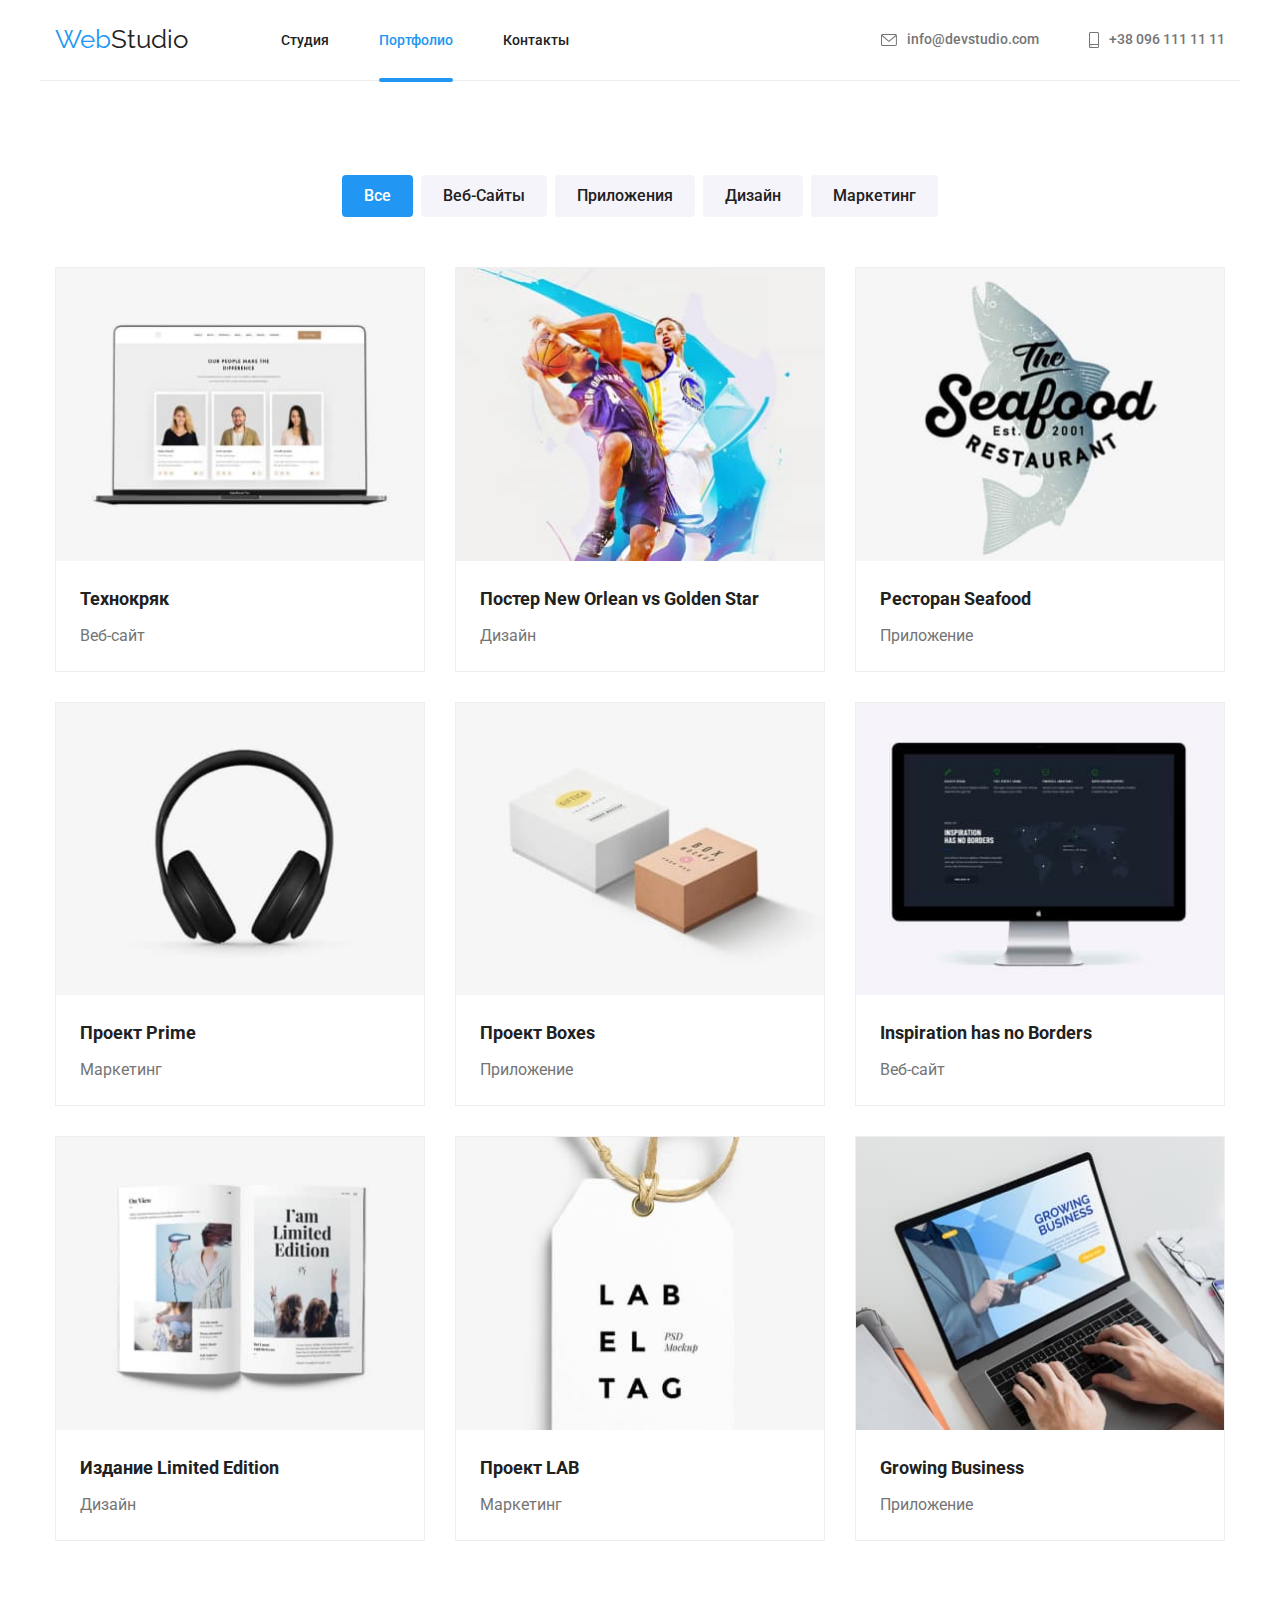
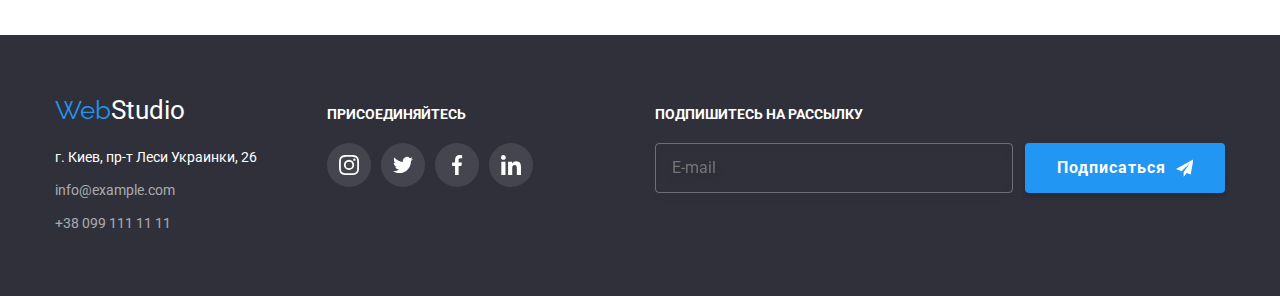
<file: portfolio.html>
<!DOCTYPE html>
<html lang="en">
  <head>
    <meta charset="UTF-8" />
    <meta http-equiv="X-UA-Compatible" content="IE=edge" />
    <meta name="viewport" content="width=device-width, initial-scale=1.0" />
    <title>Портфолио</title>
    <link rel="preconnect" href="https://fonts.googleapis.com" />
    <link rel="preconnect" href="https://fonts.gstatic.com" crossorigin />
    <link
      href="https://fonts.googleapis.com/css2?family=Raleway:wght@700&family=Roboto:wght@400;500;700;900&display=swap"
      rel="stylesheet"
    />
    <link
      rel="stylesheet"
      href="https://cdnjs.cloudflare.com/ajax/libs/modern-normalize/1.1.0/modern-normalize.min.css"
    />
    <link rel="stylesheet" href="./css/main.min.css" />
  </head>
  <body class="page">
    <header class="page-header container">
      <nav class="nav__container">
        <a href="./index.html" class="nav__logo">
          <span class="nav__logoweb">Web</span><span class="nav__logostudio">Studio</span></a
        >
        <ul class="site-nav list">
          <li class="site-nav__item"><a href="./index.html" class="site-nav__link">Студия</a></li>
          <li class="site-nav__item">
            <a href="" class="site-nav__link site-nav__link--current">Портфолио</a>
          </li>
          <li class="site-nav__item"><a href="" class="site-nav__link">Контакты</a></li>
        </ul>
      </nav>
      <div class="auth__container">
        <ul class="auth-nav list">
          <li class="auth-nav__item">
            <a href="mailto:info@devstudio.com" class="auth-nav__link">
              <svg class="auth-nav__envelope">
                <use href="./images/sprite.svg#icon-envelopehover"></use></svg>info@devstudio.com</a
            >
          </li>
          <li class="auth-nav__item">
            <a href="tel:+380961111111" class="auth-nav__link">
              <svg class="auth-nav__smartphone">
                <use href="./images/sprite.svg#icon-smartphone"></use></svg>+38 096 111 11 11</a
            >
          </li>
        </ul>
      </div>
    </header>
    <main>
      <section class="portfolio">
        <div class="container">
          <h1 class="visually-hidden">Portfolio</h1>
          <ul class="filter">
            <li class="filter__item">
              <button type="button" class="filter__buttons filter__buttons--active">Все</button>
            </li>
            <li class="filter__item">
              <button type="button" class="filter__buttons">Веб-Сайты</button>
            </li>
            <li class="filter__item">
              <button type="button" class="filter__buttons">Приложения</button>
            </li>
            <li class="filter__item">
              <button type="button" class="filter__buttons">Дизайн</button>
            </li>
            <li class="filter__item">
              <button type="button" class="filter__buttons">Маркетинг</button>
            </li>
          </ul>
          <ul class="card-set__list">
            <li class="card-set__item">
              <a href="" class="card-set__link">
                <div class="card-set__image">
                  <img
                    src="./images/img21.jpg"
                    alt="Ноутбук на котором открыт сайт"
                    width="370"
                    height="294"
                  />
                  <p class="card-set__text">
                    Технокряк это современная площадка распространения коронавируса. Компании
                    используют эту платформу для цифрового шпионажа и атак на защищённые сервера
                    конкурентов.
                  </p>
                </div>
                <div class="card-set__info">
                  <div class="info__meta">
                    <h3 class="info__name">Технокряк</h3>
                  </div>
                  <div class="info__type">
                    <p class="info__text">Веб-сайт</p>
                  </div>
                </div>
              </a>
            </li>
            <li class="card-set__item">
              <a href="" class="card-set__link">
                <div class="card-set__image">
                  <img src="./images/img22.jpg" alt="Баскетболисты" width="370" height="294" />
                  <p class="card-set__text">
                    Технокряк это современная площадка распространения коронавируса. Компании
                    используют эту платформу для цифрового шпионажа и атак на защищённые сервера
                    конкурентов.
                  </p>
                </div>
                <div class="card-set__info">
                  <div class="info__meta">
                    <h3 class="info__name">Постер New Orlean vs Golden Star</h3>
                  </div>
                  <div class="info__type">
                    <p class="info__text">Дизайн</p>
                  </div>
                </div>
              </a>
            </li>
            <li class="card-set__item">
              <a href="" class="card-set__link">
                <div class="card-set__image">
                  <img src="./images/img23.jpg" alt="Эмблема ресторана" width="370" height="294" />
                  <p class="card-set__text">
                    Технокряк это современная площадка распространения коронавируса. Компании
                    используют эту платформу для цифрового шпионажа и атак на защищённые сервера
                    конкурентов.
                  </p>
                </div>
                <div class="card-set__info">
                  <div class="info__meta">
                    <h3 class="info__name">Ресторан Seafood</h3>
                  </div>
                  <div class="info__type">
                    <p class="info__text">Приложение</p>
                  </div>
                </div>
              </a>
            </li>
            <li class="card-set__item">
              <a href="" class="card-set__link">
                <div class="card-set__image">
                  <img src="./images/img24.jpg" alt="Наушники" width="370" height="294" />
                  <p class="card-set__text">
                    Технокряк это современная площадка распространения коронавируса. Компании
                    используют эту платформу для цифрового шпионажа и атак на защищённые сервера
                    конкурентов.
                  </p>
                </div>
                <div class="card-set__info">
                  <div class="info__meta">
                    <h3 class="info__name">Проект Prime</h3>
                  </div>
                  <div class="info__type">
                    <p class="info__text">Маркетинг</p>
                  </div>
                </div>
              </a>
            </li>
            <li class="card-set__item">
              <a href="" class="card-set__link">
                <div class="card-set__image">
                  <img src="./images/img25.jpg" alt="Коробки" width="370" height="294" />
                  <p class="card-set__text">
                    Технокряк это современная площадка распространения коронавируса. Компании
                    используют эту платформу для цифрового шпионажа и атак на защищённые сервера
                    конкурентов.
                  </p>
                </div>
                <div class="card-set__info">
                  <div class="info__meta">
                    <h3 class="info__name">Проект Boxes</h3>
                  </div>
                  <div class="info__type">
                    <p class="info__text">Приложение</p>
                  </div>
                </div>
              </a>
            </li>
            <li class="card-set__item">
              <a href="" class="card-set__link">
                <div class="card-set__image">
                  <img src="./images/img26.jpg" alt="Монитор" width="370" height="294" />
                  <p class="card-set__text">
                    Технокряк это современная площадка распространения коронавируса. Компании
                    используют эту платформу для цифрового шпионажа и атак на защищённые сервера
                    конкурентов.
                  </p>
                </div>
                <div class="card-set__info">
                  <div class="info__meta">
                    <h3 class="info__name">Inspiration has no Borders</h3>
                  </div>
                  <div class="info__type">
                    <p class="info__text">Веб-сайт</p>
                  </div>
                </div>
              </a>
            </li>
            <li class="card-set__item">
              <a href="" class="card-set__link">
                <div class="card-set__image">
                  <img src="./images/img27.jpg" alt="Разворот журнала" width="370" height="294" />
                  <p class="card-set__text">
                    Технокряк это современная площадка распространения коронавируса. Компании
                    используют эту платформу для цифрового шпионажа и атак на защищённые сервера
                    конкурентов.
                  </p>
                </div>
                <div class="card-set__info">
                  <div class="info__meta">
                    <h3 class="info__name">Издание Limited Edition</h3>
                  </div>
                  <div class="info__type">
                    <p class="info__text">Дизайн</p>
                  </div>
                </div>
              </a>
            </li>
            <li class="card-set__item">
              <a href="" class="card-set__link">
                <div class="card-set__image">
                  <img src="./images/img28.jpg" alt="Бирка" width="370" height="294" />
                  <p class="card-set__text">
                    Технокряк это современная площадка распространения коронавируса. Компании
                    используют эту платформу для цифрового шпионажа и атак на защищённые сервера
                    конкурентов.
                  </p>
                </div>
                <div class="card-set__info">
                  <div class="info__meta">
                    <h3 class="info__name">Проект LAB</h3>
                  </div>
                  <div class="info__type">
                    <p class="info__text">Маркетинг</p>
                  </div>
                </div>
              </a>
            </li>
            <li class="card-set__item">
              <a href="" class="card-set__link">
                <div class="card-set__image">
                  <img src="./images/img29.jpg" alt="Бирка" width="370" height="294" />
                  <p class="card-set__text">
                    Технокряк это современная площадка распространения коронавируса. Компании
                    используют эту платформу для цифрового шпионажа и атак на защищённые сервера
                    конкурентов.
                  </p>
                </div>
                <div class="card-set__info">
                  <div class="info__meta">
                    <h3 class="info__name">Growing Business</h3>
                  </div>
                  <div class="info__type">
                    <p class="info__text">Приложение</p>
                  </div>
                </div>
              </a>
            </li>
          </ul>
        </div>
      </section>
    </main>
    <footer class="page-footer">
      <div class="page-footer__meta container">
        <div>
          <a href="/" class="page-footer__logo"
            ><span class="page-footer__logoweb">Web</span
            ><span class="page-footer__logostudio">Studio</span></a
          >
          <address class="page-footer__address">
            <ul class="address__list">
              <li class="address__element">
                <a href="#" class="address__map">г. Киев, пр-т Леси Украинки, 26</a>
              </li>
              <li class="address__element">
                <a href="mailto:info@example.com" class="address__email">info@example.com</a>
              </li>
              <li class="address__element">
                <a href="tel:+380991111111" class="address__tel">+38 099 111 11 11</a>
              </li>
            </ul>
          </address>
        </div>
        <div class="page-footer__socials">
          <h3 class="page-footer__title">ПРИСОЕДИНЯЙТЕСЬ</h3>
          <ul class="socials__list">
            <li class="socials__item socials__item--footer">
              <a href="#" class="socials__link socials__link--footer">
                <svg class="socials__icon">
                  <use href="./images/sprite.svg#icon-instagram"></use>
                </svg>
              </a>
            </li>
            <li class="socials__item socials__item--footer">
              <a href="#" class="socials__link socials__link--footer">
                <svg class="socials__icon">
                  <use href="./images/sprite.svg#icon-twitter"></use>
                </svg>
              </a>
            </li>
            <li class="socials__item socials__item--footer">
              <a href="#" class="socials__link socials__link--footer">
                <svg class="socials__icon">
                  <use href="./images/sprite.svg#icon-facebook"></use>
                </svg>
              </a>
            </li>
            <li class="socials__item socials__item--footer">
              <a href="#" class="socials__link socials__link--footer">
                <svg class="socials__icon">
                  <use href="./images/sprite.svg#icon-linkedin"></use>
                </svg>
              </a>
            </li>
          </ul>
        </div>
        <div class="page-footer__subscribe">
          <h3 class="page-footer__title">Подпишитесь на рассылку</h3>
          <div class="subscribe__meta">
            <form class="subscribe__form">
              <input
                type="text"
                name="email"
                id="email"
                class="subscribe__input"
                placeholder="E-mail"
              />
            </form>
            <button type="submit" class="subscribe__button">
              Подписаться
              <svg class="subscribe__icon">
                <use href="./images/sprite.svg#icon-send"></use>
              </svg>
            </button>
          </div>
        </div>
      </div>
    </footer>
  </body>
</html>
</file>
<file: css/main.min.css>
/*! modern-normalize v1.1.0 | MIT License | https://github.com/sindresorhus/modern-normalize */*,::before,::after{-webkit-box-sizing:border-box;box-sizing:border-box}html{line-height:1.15;-webkit-text-size-adjust:100%;-moz-tab-size:4;-o-tab-size:4;tab-size:4}body{margin:0;font-family:system-ui,-apple-system,"Segoe UI",Roboto,Helvetica,Arial,sans-serif,"Apple Color Emoji","Segoe UI Emoji"}hr{height:0;color:inherit}abbr[title]{-webkit-text-decoration:underline dotted;text-decoration:underline dotted}b,strong{font-weight:bolder}code,kbd,samp,pre{font-family:ui-monospace, SFMono-Regular, Consolas, 'Liberation Mono', Menlo, monospace;font-size:1em}small{font-size:80%}sub,sup{font-size:75%;line-height:0;position:relative;vertical-align:baseline}sub{bottom:-0.25em}sup{top:-0.5em}table{text-indent:0;border-color:inherit}button,input,optgroup,select,textarea{font-family:inherit;font-size:100%;line-height:1.15;margin:0}button,select{text-transform:none}button,[type='button'],[type='reset'],[type='submit']{-webkit-appearance:button}::-moz-focus-inner{border-style:none;padding:0}:-moz-focusring{outline:1px dotted ButtonText}:-moz-ui-invalid{box-shadow:none}legend{padding:0}progress{vertical-align:baseline}::-webkit-inner-spin-button,::-webkit-outer-spin-button{height:auto}[type='search']{-webkit-appearance:textfield;outline-offset:-2px}::-webkit-search-decoration{-webkit-appearance:none}::-webkit-file-upload-button{-webkit-appearance:button;font:inherit}summary{display:list-item}html{-webkit-box-sizing:border-box;box-sizing:border-box}img{display:block;max-width:100%;height:auto}body{color:#757575;background-color:#fff;font-family:"Roboto",sans-serif}.container{width:1200px;padding-right:15px;padding-left:15px;margin-right:auto;margin-left:auto;-webkit-box-sizing:border-box;box-sizing:border-box}.section{padding-top:94px;padding-bottom:94px}a{display:block}*,*::before,*::after{-webkit-box-sizing:inherit;box-sizing:inherit}.list{list-style:none;padding:0;margin:0}.overlay{max-width:1600px;height:600px;margin-right:auto;margin-left:auto;background-image:-webkit-gradient(linear, left top, right top, from(rgba(47,48,58,0.4)), to(rgba(47,48,58,0.4))),url(../images/hero.jpg);background-image:linear-gradient(to right, rgba(47,48,58,0.4), rgba(47,48,58,0.4)),url(../images/hero.jpg);background-position:center;background-size:cover;outline:1px solid black}.visually-hidden{position:absolute;clip:rect(0 0 0 0);width:1px;height:1px;margin:-1px;margin-top:0}.page-header{background-color:#fff;border-bottom:1px solid #ececec;display:-webkit-box;display:-ms-flexbox;display:flex;-webkit-box-align:center;-ms-flex-align:center;align-items:center;-webkit-box-pack:justify;-ms-flex-pack:justify;justify-content:space-between}.nav__container{display:-webkit-box;display:-ms-flexbox;display:flex;-webkit-box-align:center;-ms-flex-align:center;align-items:center}.nav__logo{display:block;padding:24px 0 25px 0;text-decoration:none}.nav__logoweb{color:#2196f3;font-family:"Raleway",sans-serif;font-size:26px;line-height:1.19;text-decoration:none}.nav__logostudio{color:#212121;font-family:"Raleway",sans-serif;font-size:26px;line-height:1.19;text-decoration:none}.site-nav{display:-webkit-box;display:-ms-flexbox;display:flex;margin-left:93px}.site-nav__item{position:relative;bottom:-1px}.site-nav__item:not(:last-child){margin-right:50px}.site-nav__link{display:block;padding:32px 0;font-weight:500;font-size:14px;line-height:1.14;text-decoration:none;-webkit-transition:color 250ms cubic-bezier(0.4, 0, 0.2, 1);transition:color 250ms cubic-bezier(0.4, 0, 0.2, 1);color:#212121}.site-nav__link:hover,.site-nav__link:focus{color:#2196f3}.site-nav__link--current{color:#2196f3}.site-nav__link--current::after{content:'';position:absolute;display:block;width:100%;height:4px;background-color:#2196f3;border-radius:2px;bottom:-1px}.auth__container{display:-webkit-box;display:-ms-flexbox;display:flex}.auth-nav{display:-webkit-box;display:-ms-flexbox;display:flex}.auth-nav__item{display:-webkit-box;display:-ms-flexbox;display:flex;-webkit-box-pack:center;-ms-flex-pack:center;justify-content:center;-webkit-box-align:center;-ms-flex-align:center;align-items:center;cursor:pointer}.auth-nav__item:not(:first-child){margin-left:50px}.auth-nav__link{display:block;padding:32px 0;font-weight:500;font-size:14px;line-height:1.14;text-decoration:none;-webkit-transition:color 250ms cubic-bezier(0.4, 0, 0.2, 1);transition:color 250ms cubic-bezier(0.4, 0, 0.2, 1);color:#757575}.auth-nav__link:hover,.auth-nav__link:focus{color:#2196f3}.auth-nav__envelope{width:16px;height:12px;fill:currentColor;vertical-align:middle}.auth-nav__smartphone{width:10px;height:16px;fill:currentColor;vertical-align:middle}.auth-nav__envelope,.auth-nav__smartphone{margin-right:10px}.page-hero{background-color:#2f303a;text-align:center;padding-bottom:200px;padding-top:200px}.page-hero__title{color:#fff;font-weight:900;font-size:44px;line-height:1.36;text-align:center;letter-spacing:0.06em;text-transform:uppercase;margin-top:0;margin-bottom:30px;padding:0}.page-hero__button{color:#fff;background-color:#2196f3;font-weight:bold;font-size:16px;line-height:1.88;display:inline-block;-webkit-box-align:center;-ms-flex-align:center;align-items:center;letter-spacing:0.06em;border-radius:4px;padding:10px 32px 30px;border:0;-webkit-box-shadow:0px 4px 4px rgba(0,0,0,0.15);box-shadow:0px 4px 4px rgba(0,0,0,0.15);cursor:pointer;height:50px}.modal__button-data{position:absolute;width:30px;height:30px;top:8px;right:8px;border-radius:50%;-webkit-box-align:center;-ms-flex-align:center;align-items:center;background-color:#fff;border:1px solid rgba(0,0,0,0.1);-webkit-box-sizing:border-box;box-sizing:border-box;cursor:pointer;-webkit-transition:fill 250ms cubic-bezier(0.4, 0, 0.2, 1),background 250ms cubic-bezier(0.4, 0, 0.2, 1);transition:fill 250ms cubic-bezier(0.4, 0, 0.2, 1),background 250ms cubic-bezier(0.4, 0, 0.2, 1)}.modal__button-data:hover,.modal__button-data:focus{fill:#ffffff;background:#2196f3}.modal__button-close{width:14px;height:14px;display:-webkit-box;display:-ms-flexbox;display:flex;-webkit-box-pack:center;-ms-flex-pack:center;justify-content:center;-webkit-box-align:center;-ms-flex-align:center;align-items:center}.page-hero__button-modal{margin-top:30px}.subscribe__button{color:#fff;background-color:#2196f3;font-weight:bold;font-size:16px;line-height:1.88;display:inline-block;-webkit-box-align:center;-ms-flex-align:center;align-items:center;letter-spacing:0.06em;border-radius:4px;padding:10px 32px;border:0;-webkit-box-shadow:0px 4px 4px rgba(0,0,0,0.15);box-shadow:0px 4px 4px rgba(0,0,0,0.15);cursor:pointer;height:50px;margin-right:auto}.backdrop{position:fixed;top:0;left:0;width:100%;height:100%;background-color:rgba(0,0,0,0.2);opacity:1;z-index:2;-webkit-transition:opacity 250ms cubic-bezier(0.4, 0, 0.2, 1);transition:opacity 250ms cubic-bezier(0.4, 0, 0.2, 1)}.backdrop.is-hidden{opacity:0;pointer-events:none;visibility:initial}.modal{position:absolute;top:50%;left:50%;-webkit-transform:translate(-50%, -50%);transform:translate(-50%, -50%);min-height:581px;min-width:528px;background:#fff;-webkit-box-shadow:0px 1px 3px rgba(0,0,0,0.12),0px 1px 1px rgba(0,0,0,0.14),0px 2px 1px rgba(0,0,0,0.2);box-shadow:0px 1px 3px rgba(0,0,0,0.12),0px 1px 1px rgba(0,0,0,0.14),0px 2px 1px rgba(0,0,0,0.2);border-radius:4px;padding:40px;text-align:center}.modal__field{display:-webkit-box;display:-ms-flexbox;display:flex;-webkit-box-align:center;-ms-flex-align:center;align-items:center;-webkit-box-pack:center;-ms-flex-pack:center;justify-content:center}.modal__checkbox{position:absolute;width:1px;height:1px;margin:-1px;border:0;padding:0;clip:rect(0 0 0 0);overflow:hidden}.modal__icon{display:inline-block;width:15px;height:15px;margin-right:5px;border:2px solid #2a2a2a;border-radius:4px;-webkit-transition:-webkit-transform 250ms linear;transition:-webkit-transform 250ms linear;transition:transform 250ms linear;transition:transform 250ms linear, -webkit-transform 250ms linear;cursor:pointer}.modal__checkbox:checked+.modal__icon{-webkit-transform:scale(1.2);transform:scale(1.2);border-color:transparent;background-color:#2196f3;background-image:url("../images/full-check.svg");background-size:contain;background-origin:border-box}.modal__label{font-size:14px;line-height:1.7;-webkit-transition:-webkit-transform 250ms linear;transition:-webkit-transform 250ms linear;transition:transform 250ms linear;transition:transform 250ms linear, -webkit-transform 250ms linear}.modal__link{color:#2196f3;font-size:14px;line-height:1.7;margin-left:3px}.form__title{font-weight:bold;font-size:20px;line-height:1.15;text-align:center;letter-spacing:0.03em;color:#212121;margin:0;padding:0;margin-bottom:12px}.inputs{position:relative;text-align:left;margin:0;padding:0}.inputs:not(:last-child){margin-bottom:10px}.inputs__name{font-size:12px;line-height:1.17;letter-spacing:0.01em;display:-webkit-box;display:-ms-flexbox;display:flex;-webkit-box-orient:vertical;-webkit-box-direction:normal;-ms-flex-direction:column;flex-direction:column;color:#757575}.inputs__form{margin-top:4px;-webkit-transition:fill 250ms cubic-bezier(0.4, 0, 0.2, 1),border 250ms cubic-bezier(0.4, 0, 0.2, 1);transition:fill 250ms cubic-bezier(0.4, 0, 0.2, 1),border 250ms cubic-bezier(0.4, 0, 0.2, 1)}.inputs__text{position:relative;height:40px;width:100%;border:1px solid rgba(33,33,33,0.2);-webkit-box-sizing:border-box;box-sizing:border-box;border-radius:4px;padding:12px 16px;padding-left:42px}.inputs__form:focus-within>.inputs__icon{fill:#2196f3}.inputs__form:focus-within>.inputs__text{border:1px solid #2196f3;outline:none}.inputs__icon{fill:#212121;position:absolute;width:18px;height:18px;left:15px;top:29px;-webkit-transition:fill 250ms cubic-bezier(0.4, 0, 0.2, 1);transition:fill 250ms cubic-bezier(0.4, 0, 0.2, 1)}.inputs__placeholder{padding:12px 16px;resize:none;font-size:12px;line-height:1.17;letter-spacing:0.01em;height:120px;width:448px;border-radius:4px;border:1px solid rgba(33,33,33,0.2)}.inputs__form:focus-within>.inputs__placeholder{border:1px solid #2196f3;outline:none}.inputs textarea::-webkit-input-placeholder{color:rgba(117,117,117,0.5)}.inputs textarea:-ms-input-placeholder{color:rgba(117,117,117,0.5)}.inputs textarea::-ms-input-placeholder{color:rgba(117,117,117,0.5)}.inputs textarea::placeholder{color:rgba(117,117,117,0.5)}.benefits{margin:0;padding:94px 0}.benefits__list{list-style:none;display:-webkit-box;display:-ms-flexbox;display:flex;-webkit-box-pack:center;-ms-flex-pack:center;justify-content:center;margin:0;padding:0}.benefits__item{width:270px}.benefits__item:not(:last-child){margin-right:30px}.benefits__meta{width:270px;height:120px;background-color:#f5f4fa;margin-bottom:30px;border-radius:4px;padding:0;border:none;display:-webkit-box;display:-ms-flexbox;display:flex;-webkit-box-pack:center;-ms-flex-pack:center;justify-content:center;-webkit-box-align:center;-ms-flex-align:center;align-items:center}.benefits__icon{width:70px;height:70px}.benefits__title{color:#212121;font-weight:bold;font-size:14px;line-height:1.14;text-transform:uppercase;display:block;margin:0;padding:0}.benefits__text{font-size:14px;line-height:1.71;letter-spacing:0.03em;margin:0;padding:0;margin-top:10px}.product__section{display:block}.product__title{color:#212121;font-weight:bold;font-size:36px;line-height:1.17;text-align:center;letter-spacing:0.03em;margin:0 0 50px 0;padding:0}.product__list{list-style:none;-webkit-box-pack:center;-ms-flex-pack:center;justify-content:center;margin:0;padding:0;display:-webkit-box;display:-ms-flexbox;display:flex}.product__item:not(:last-child){margin-right:30px}.product__image{position:relative;margin:0;padding:0;z-index:1}.product__meta{position:absolute;background-color:rgba(47,48,58,0.8);width:370px;height:70px;-webkit-box-align:center;-ms-flex-align:center;align-items:center;text-align:center;bottom:0;left:0;display:-webkit-box;display:-ms-flexbox;display:flex;-webkit-box-pack:center;-ms-flex-pack:center;justify-content:center}.product__name{color:#fff;font-weight:bold;font-size:14px;line-height:1.14;padding:0;margin:0}.team{background-color:#f5f4fa;padding-bottom:94px;padding-top:94px}.team__list{list-style:none;display:-webkit-box;display:-ms-flexbox;display:flex;-webkit-box-pack:center;-ms-flex-pack:center;justify-content:center;padding:0;margin:0;padding-top:0}.team__item{background-color:#fff;-webkit-box-shadow:0px 1px 3px rgba(0,0,0,0.12),0px 1px 1px rgba(0,0,0,0.14),0px 2px 1px rgba(0,0,0,0.2);box-shadow:0px 1px 3px rgba(0,0,0,0.12),0px 1px 1px rgba(0,0,0,0.14),0px 2px 1px rgba(0,0,0,0.2);border-radius:0px 0px 4px 4px}.team__item:not(:last-child){margin-right:30px}.team__name-title{color:#212121;font-weight:500;font-size:16px;line-height:1.19;margin:0 0 10px;padding:0}.team__name{display:block;text-align:center;padding-bottom:10px}.team__info{padding:30px 32px;text-align:center}.team__position{font-size:16px;line-height:1.19;letter-spacing:0.03em;color:#757575;background-color:#fff;text-align:center;margin:0;margin-bottom:10px}.team__profession{display:block;text-align:center}.socials__list{list-style:none;display:-webkit-box;display:-ms-flexbox;display:flex;-webkit-box-pack:center;-ms-flex-pack:center;justify-content:center;-webkit-box-align:center;-ms-flex-align:center;align-items:center;cursor:pointer;padding:0;margin-bottom:0;margin-top:0}.socials__icon{width:20px;height:20px}.socials__item:not(:last-child){margin-right:10px}.socials__link{width:44px;height:44px;display:-webkit-box;display:-ms-flexbox;display:flex;-webkit-box-pack:center;-ms-flex-pack:center;justify-content:center;-webkit-box-align:center;-ms-flex-align:center;align-items:center;cursor:pointer;fill:#afb1b8;border-radius:50%;-webkit-transition:fill 250ms cubic-bezier(0.4, 0, 0.2, 1),background 250ms cubic-bezier(0.4, 0, 0.2, 1);transition:fill 250ms cubic-bezier(0.4, 0, 0.2, 1),background 250ms cubic-bezier(0.4, 0, 0.2, 1)}.socials__link:hover,.socials__link:focus{fill:#fff;background:#2196f3}.clients__list{list-style:none;display:-webkit-box;display:-ms-flexbox;display:flex;-webkit-box-pack:center;-ms-flex-pack:center;justify-content:center;margin:0;padding:0}.clients__title{color:#212121;font-weight:bold;font-size:36px;line-height:1.17;text-align:center;letter-spacing:0.03em;margin:0;padding:0}.clients{padding-bottom:94px;padding-top:94px}.clients__title{margin-bottom:50px}.clients__link{fill:#afb1b8;width:170px;height:92px;border:1px solid #afb1b8;-webkit-box-sizing:border-box;box-sizing:border-box;border-radius:4px;padding:0;display:-webkit-box;display:-ms-flexbox;display:flex;-webkit-box-pack:center;-ms-flex-pack:center;justify-content:center;-webkit-box-align:center;-ms-flex-align:center;align-items:center;cursor:pointer;-webkit-transition:fill 250ms cubic-bezier(0.4, 0, 0.2, 1),border 250ms cubic-bezier(0.4, 0, 0.2, 1);transition:fill 250ms cubic-bezier(0.4, 0, 0.2, 1),border 250ms cubic-bezier(0.4, 0, 0.2, 1)}.clients__link:hover{fill:#2196f3;border:1px solid #2196f3}.clients__logo{width:106px;height:60px}.clients__item:not(:last-child){margin-right:30px}.page-footer__logoweb{color:#2196f3;font-family:"Raleway",sans-serif;font-size:26px;line-height:1.19;text-decoration:none}.page-footer{background-color:#2f303a;padding:60px 0;text-decoration:none}.page-footer__logo{display:block;margin:0 0 20px 0;padding:0;text-decoration:none}.page-footer__logostudio{color:#fff;font-size:26px;text-decoration:none}.page-footer__meta{display:-webkit-box;display:-ms-flexbox;display:flex;-webkit-box-align:baseline;-ms-flex-align:baseline;align-items:baseline}.page-footer__title{color:#fff;font-weight:bold;font-size:14px;line-height:1.14;text-transform:uppercase;display:block;margin:0;padding:0;margin-bottom:20px}.socials__link--footer{background-color:rgba(255,255,255,0.1);fill:#fff;-webkit-transition:fill 250ms cubic-bezier(0.4, 0, 0.2, 1),background 250ms cubic-bezier(0.4, 0, 0.2, 1);transition:fill 250ms cubic-bezier(0.4, 0, 0.2, 1),background 250ms cubic-bezier(0.4, 0, 0.2, 1)}.socials__link--footer:focus,.socials__link--footer:hover{fill:#fff;background:#2196f3}.socials__item--footer:not(:last-child){margin-right:10px}.page-footer__socials{list-style:none;cursor:pointer;padding:0;margin:0;margin-left:70px}.page-footer__subscribe{margin-left:auto}.subscribe__meta{display:-webkit-box;display:-ms-flexbox;display:flex}.subscribe__input{position:relative;width:358px;height:50px;border:1px solid rgba(255,255,255,0.3);-webkit-box-sizing:border-box;box-sizing:border-box;-webkit-filter:drop-shadow(0px 4px 4px rgba(0,0,0,0.15));filter:drop-shadow(0px 4px 4px rgba(0,0,0,0.15));border-radius:4px;background-color:var(--second-bg-color);margin-right:12px;padding:15px 16px;color:#fff}.subscribe__button{display:-webkit-box;display:-ms-flexbox;display:flex;width:200px}.subscribe__icon{width:24px;height:24px;margin-left:10px}.address__map{color:#fff;font-size:14px;line-height:1.71;text-decoration:none;font-style:normal;display:block}.address__email{font-size:14px;line-height:1.71;color:rgba(255,255,255,0.6);text-decoration:none;font-style:normal;display:block;-webkit-transition:color 250ms cubic-bezier(0.4, 0, 0.2, 1);transition:color 250ms cubic-bezier(0.4, 0, 0.2, 1)}.address__email:hover,.address__email:focus{color:#2196f3}.address__element:not(:last-child){margin-bottom:9px}.address__tel{font-size:14px;line-height:1.71;color:rgba(255,255,255,0.6);text-decoration:none;font-style:normal;display:block;margin:0;padding:0;-webkit-transition:color 250ms cubic-bezier(0.4, 0, 0.2, 1);transition:color 250ms cubic-bezier(0.4, 0, 0.2, 1)}.address__tel:hover,.address__tel:focus{color:#2196f3}.address__list{list-style:none;padding:0;margin:0}.portfolio{padding-bottom:94px;padding-top:94px}.card-set__list{list-style:none;display:-webkit-box;display:-ms-flexbox;display:flex;-ms-flex-wrap:wrap;flex-wrap:wrap;padding:0;margin:0;margin-left:-30px;margin-top:-30px}.card-set__image{position:relative;overflow:hidden}.card-set__image::before{background-color:rgba(33,150,243,0.9)}.card-set__image::before{display:inline-block;content:'';position:absolute;top:0;left:0;width:100%;height:100%;-webkit-transform:translateY(101%);transform:translateY(101%);-webkit-transition:-webkit-transform 250ms cubic-bezier(0.4, 0, 0.2, 1);transition:-webkit-transform 250ms cubic-bezier(0.4, 0, 0.2, 1);transition:transform 250ms cubic-bezier(0.4, 0, 0.2, 1);transition:transform 250ms cubic-bezier(0.4, 0, 0.2, 1), -webkit-transform 250ms cubic-bezier(0.4, 0, 0.2, 1)}.card-set__text{display:inline-block;content:'';position:absolute;top:0;left:0;width:100%;height:100%;-webkit-transform:translateY(100%);transform:translateY(100%);-webkit-transition:-webkit-transform 250ms cubic-bezier(0.4, 0, 0.2, 1);transition:-webkit-transform 250ms cubic-bezier(0.4, 0, 0.2, 1);transition:transform 250ms cubic-bezier(0.4, 0, 0.2, 1);transition:transform 250ms cubic-bezier(0.4, 0, 0.2, 1), -webkit-transform 250ms cubic-bezier(0.4, 0, 0.2, 1);padding:63px 24px;font-family:Roboto;font-style:normal;font-weight:normal;font-size:18px;line-height:1.56;letter-spacing:0.03em;color:#fff;opacity:0;margin:0}.card-set__link{text-decoration:none;-webkit-transition:-webkit-box-shadow 250ms cubic-bezier(0.4, 0, 0.2, 1);transition:-webkit-box-shadow 250ms cubic-bezier(0.4, 0, 0.2, 1);transition:box-shadow 250ms cubic-bezier(0.4, 0, 0.2, 1);transition:box-shadow 250ms cubic-bezier(0.4, 0, 0.2, 1), -webkit-box-shadow 250ms cubic-bezier(0.4, 0, 0.2, 1)}.card-set__link:hover,.card-set__link:focus{-webkit-box-shadow:0px 1px 1px rgba(0,0,0,0.12),0px 4px 4px rgba(0,0,0,0.06),1px 4px 6px rgba(0,0,0,0.16);box-shadow:0px 1px 1px rgba(0,0,0,0.12),0px 4px 4px rgba(0,0,0,0.06),1px 4px 6px rgba(0,0,0,0.16)}.card-set__link:hover .card-set__image::before{-webkit-transform:translateY(0);transform:translateY(0)}.card-set__link:hover .card-set__image::before,.card-set__link:focus .card-set__image::before{opacity:1;-webkit-transform:translateY(0);transform:translateY(0);-webkit-transition:-webkit-transform 250ms cubic-bezier(0.4, 0, 0.2, 1);transition:-webkit-transform 250ms cubic-bezier(0.4, 0, 0.2, 1);transition:transform 250ms cubic-bezier(0.4, 0, 0.2, 1);transition:transform 250ms cubic-bezier(0.4, 0, 0.2, 1), -webkit-transform 250ms cubic-bezier(0.4, 0, 0.2, 1)}.card-set__item{width:370px;border:1px solid #eeeeee;-webkit-box-sizing:border-box;box-sizing:border-box;margin-left:30px;margin-top:30px;-ms-flex-preferred-size:calc(100% / 3 - 30px);flex-basis:calc(100% / 3 - 30px)}.card-set__item:hover .card-set__text,.card-set__item:focus .card-set__text{opacity:1;-webkit-transform:translateY(0);transform:translateY(0);-webkit-transition:-webkit-transform 250ms cubic-bezier(0.4, 0, 0.2, 1);transition:-webkit-transform 250ms cubic-bezier(0.4, 0, 0.2, 1);transition:transform 250ms cubic-bezier(0.4, 0, 0.2, 1);transition:transform 250ms cubic-bezier(0.4, 0, 0.2, 1), -webkit-transform 250ms cubic-bezier(0.4, 0, 0.2, 1)}.card-set__info{padding:20px 0 20px 24px}.info__meta{padding-bottom:4px}.info__name{color:#212121;font-weight:bold;font-size:18px;line-height:2;text-decoration:none;margin:0;padding:0}.info__text{color:#757575;font-size:16px;line-height:1.88;text-decoration:none;padding:0;margin:0}.filter{list-style:none;display:-webkit-box;display:-ms-flexbox;display:flex;-webkit-box-pack:center;-ms-flex-pack:center;justify-content:center;margin:0;padding:0;margin-bottom:50px}.filter__item{-webkit-transition:-webkit-box-shadow 250ms cubic-bezier(0.4, 0, 0.2, 1);transition:-webkit-box-shadow 250ms cubic-bezier(0.4, 0, 0.2, 1);transition:box-shadow 250ms cubic-bezier(0.4, 0, 0.2, 1);transition:box-shadow 250ms cubic-bezier(0.4, 0, 0.2, 1), -webkit-box-shadow 250ms cubic-bezier(0.4, 0, 0.2, 1)}.filter__item:not(:last-child){margin-right:8px}.filter__item:hover,.filter__item:focus{-webkit-box-shadow:0px 3px 1px rgba(0,0,0,0.1),0px 1px 2px rgba(0,0,0,0.08),0px 2px 2px rgba(0,0,0,0.12);box-shadow:0px 3px 1px rgba(0,0,0,0.1),0px 1px 2px rgba(0,0,0,0.08),0px 2px 2px rgba(0,0,0,0.12)}.filter__buttons{cursor:pointer;font-weight:500;font-size:16px;line-height:1.88;display:block;-webkit-box-align:center;-ms-flex-align:center;align-items:center;text-align:center;border-radius:4px;padding:6px 22px;border:0;background-color:#f5f4fa;color:#212121;-webkit-transition:background-color 250ms cubic-bezier(0.4, 0, 0.2, 1);transition:background-color 250ms cubic-bezier(0.4, 0, 0.2, 1)}.filter__buttons:hover,.filter__buttons:focus{background-color:#2196f3;color:#fff;-webkit-box-shadow:0px 3px 1px rgba(0,0,0,0.1),0px 1px 2px rgba(0,0,0,0.08),0px 2px 2px rgba(0,0,0,0.12);box-shadow:0px 3px 1px rgba(0,0,0,0.1),0px 1px 2px rgba(0,0,0,0.08),0px 2px 2px rgba(0,0,0,0.12)}.filter__buttons--active{color:#fff;background-color:#2196f3}.filter__buttons--active:active{color:#fff;background-color:#2196f3}
/*# sourceMappingURL=main.min.css.map */
</file>
